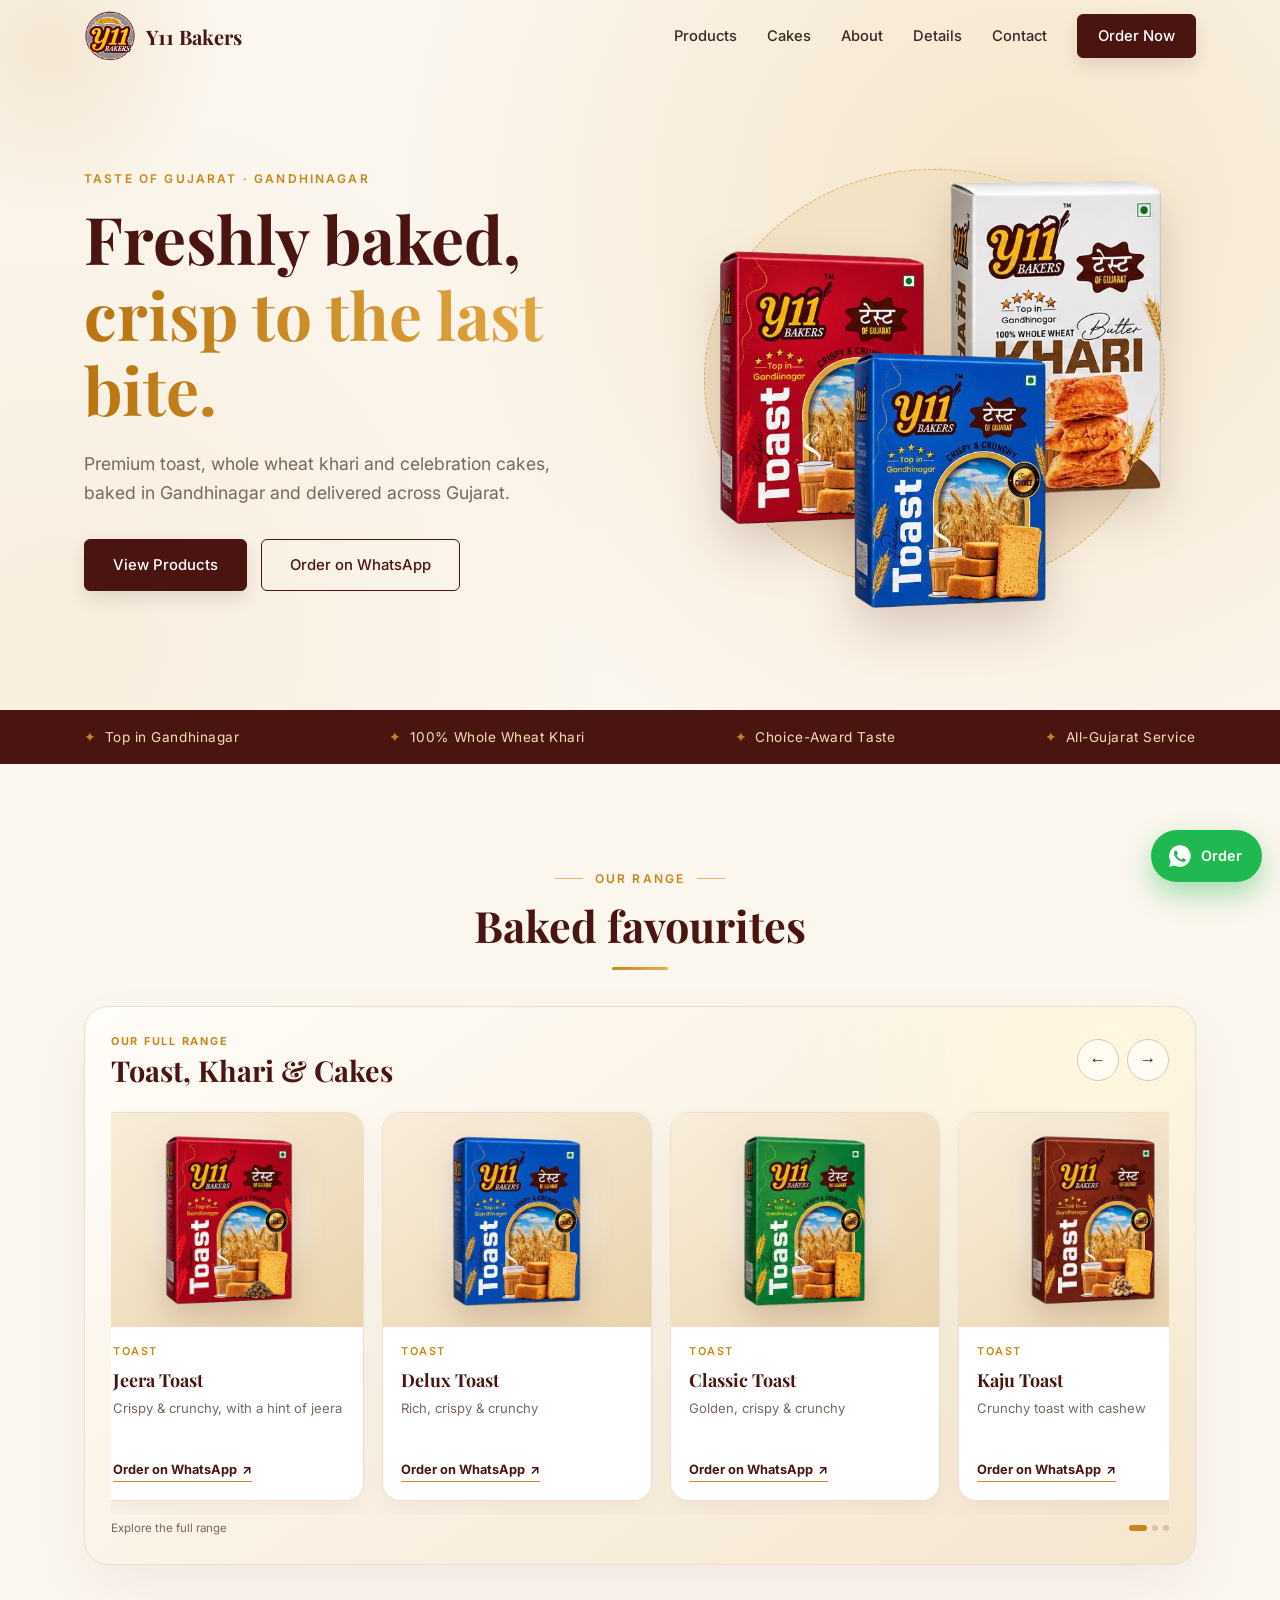
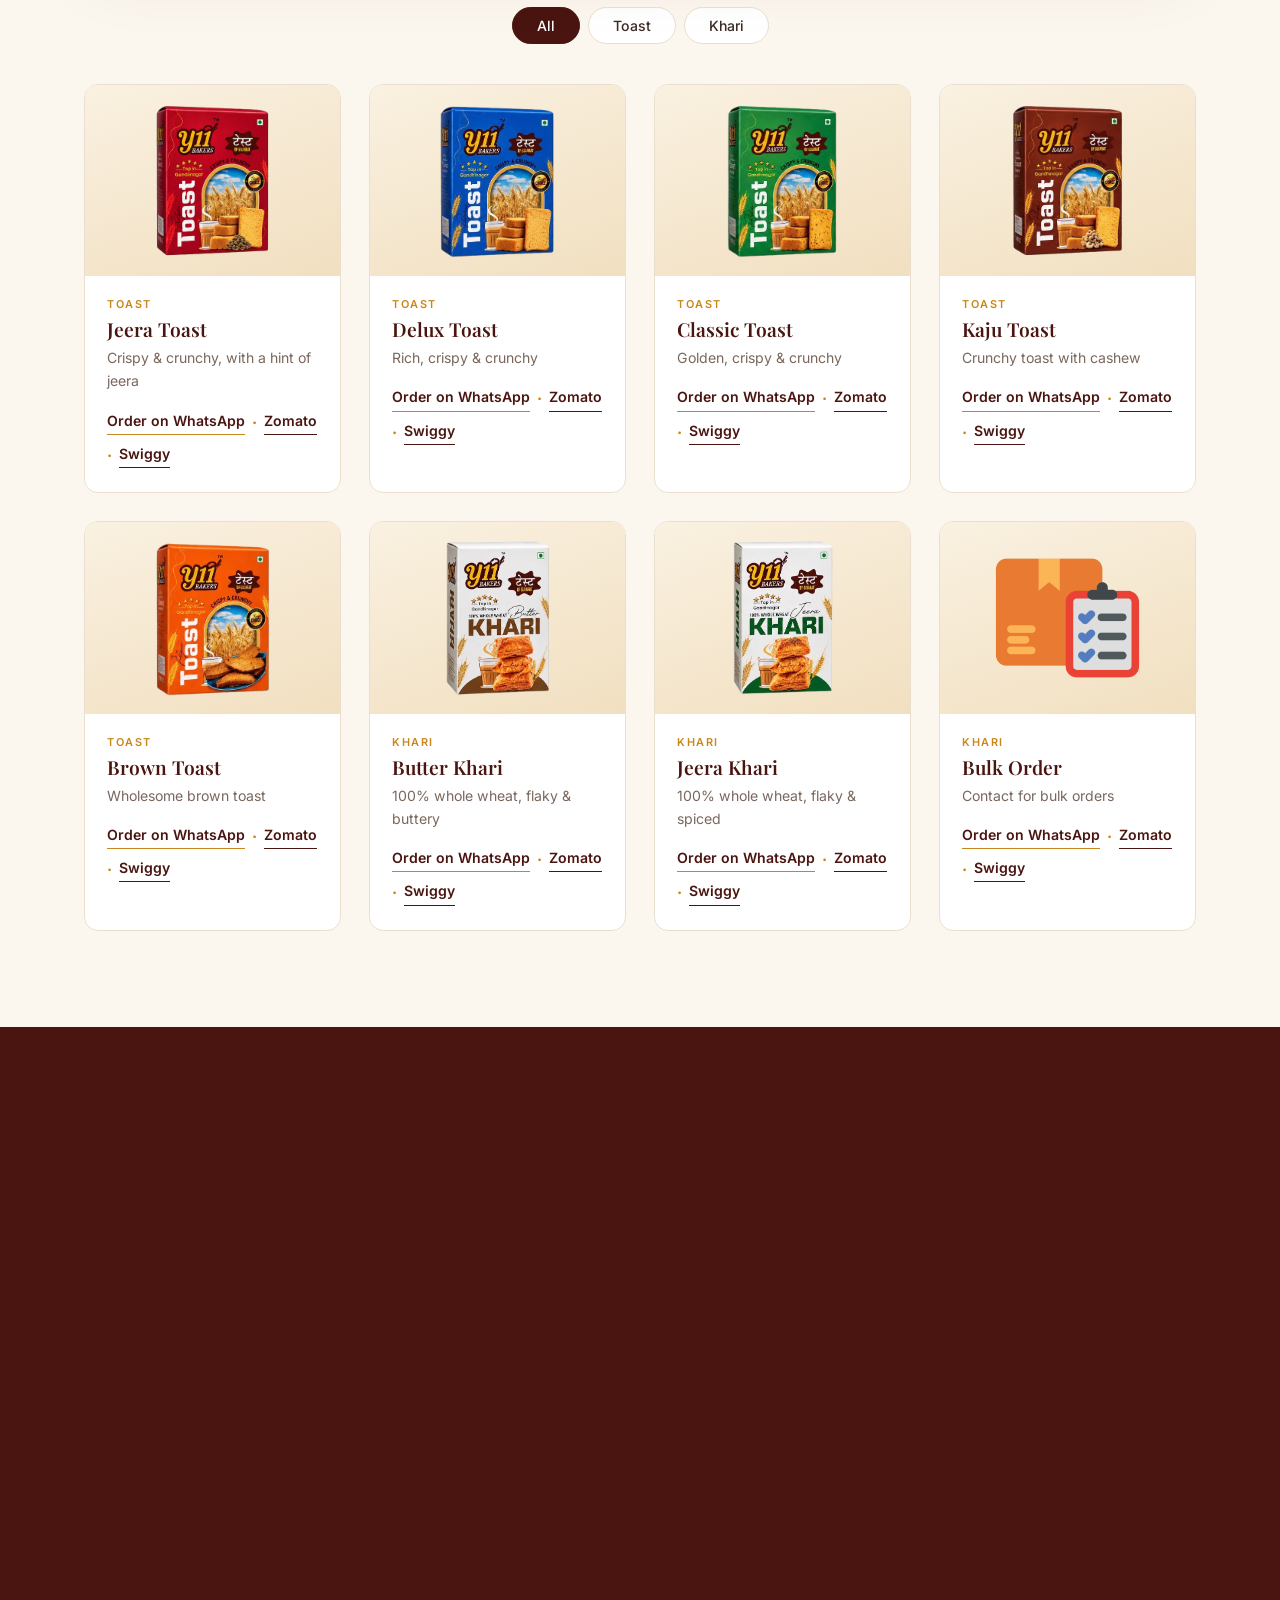
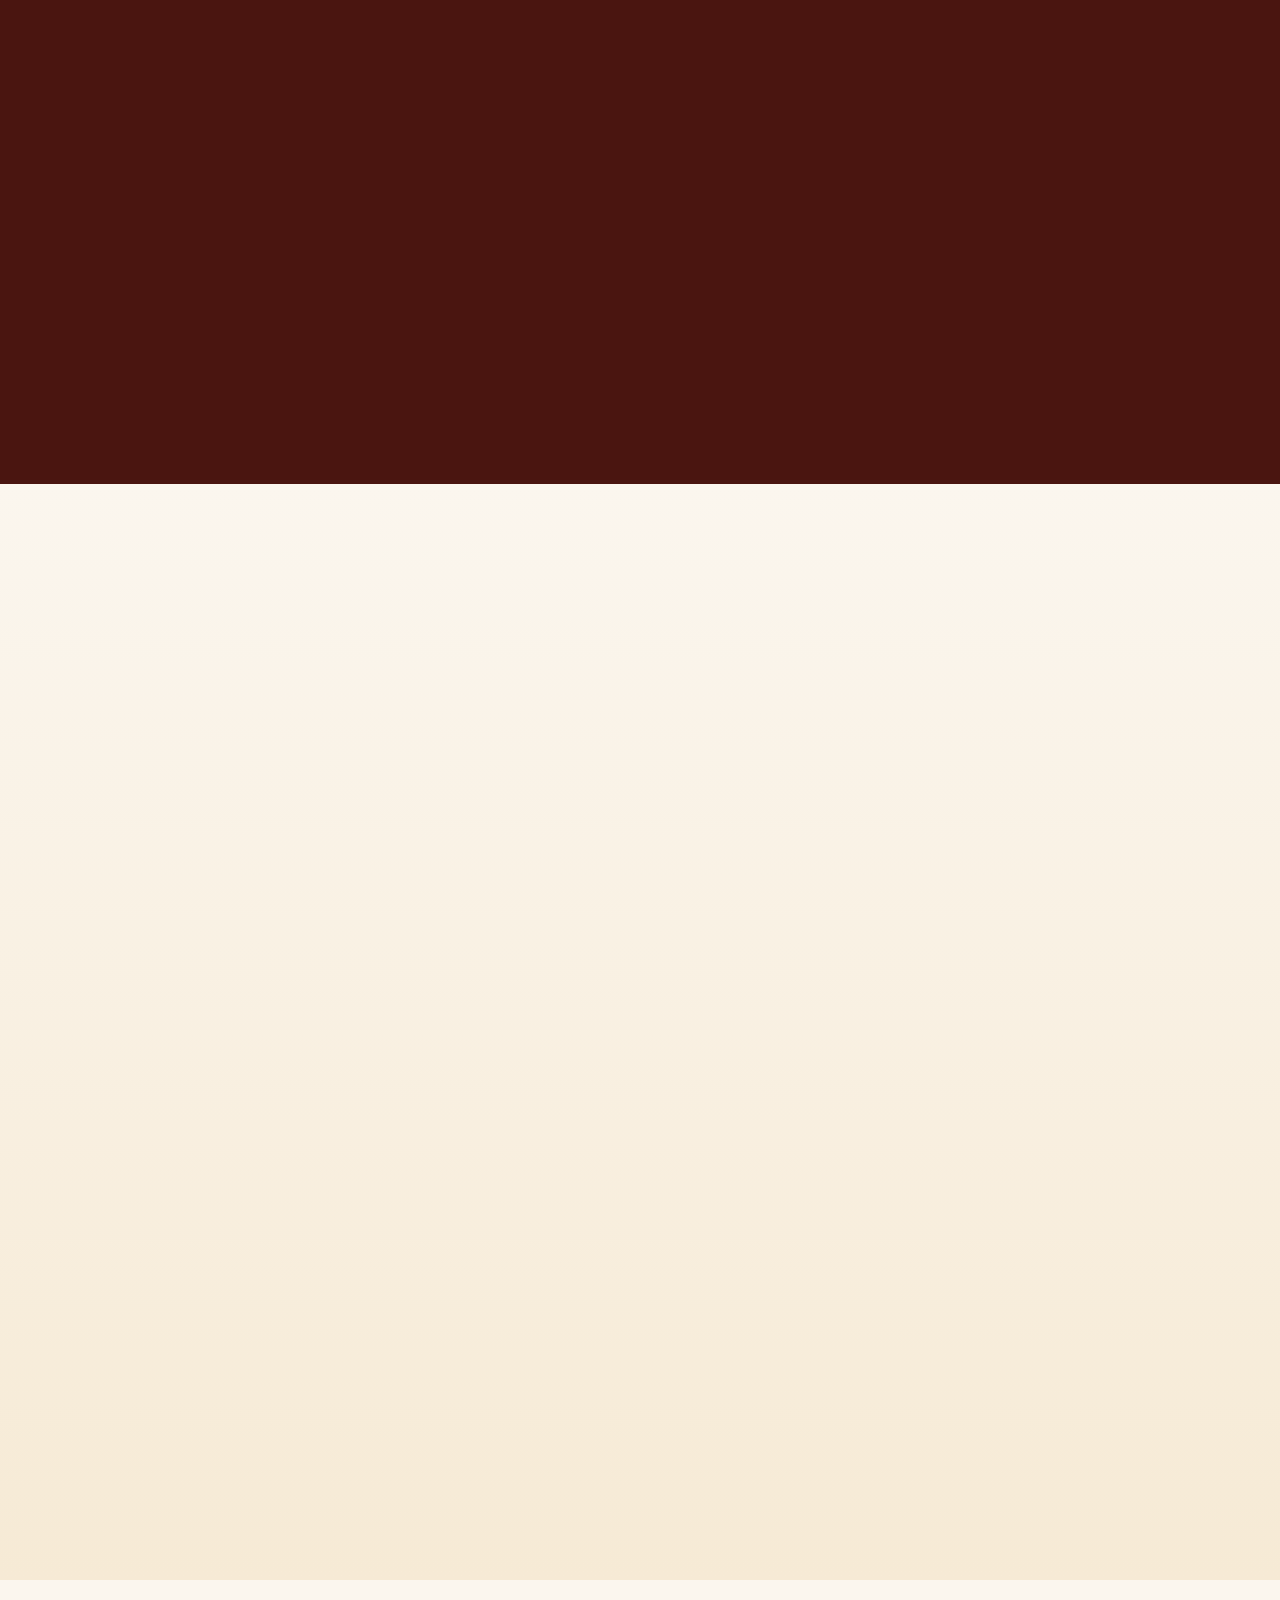
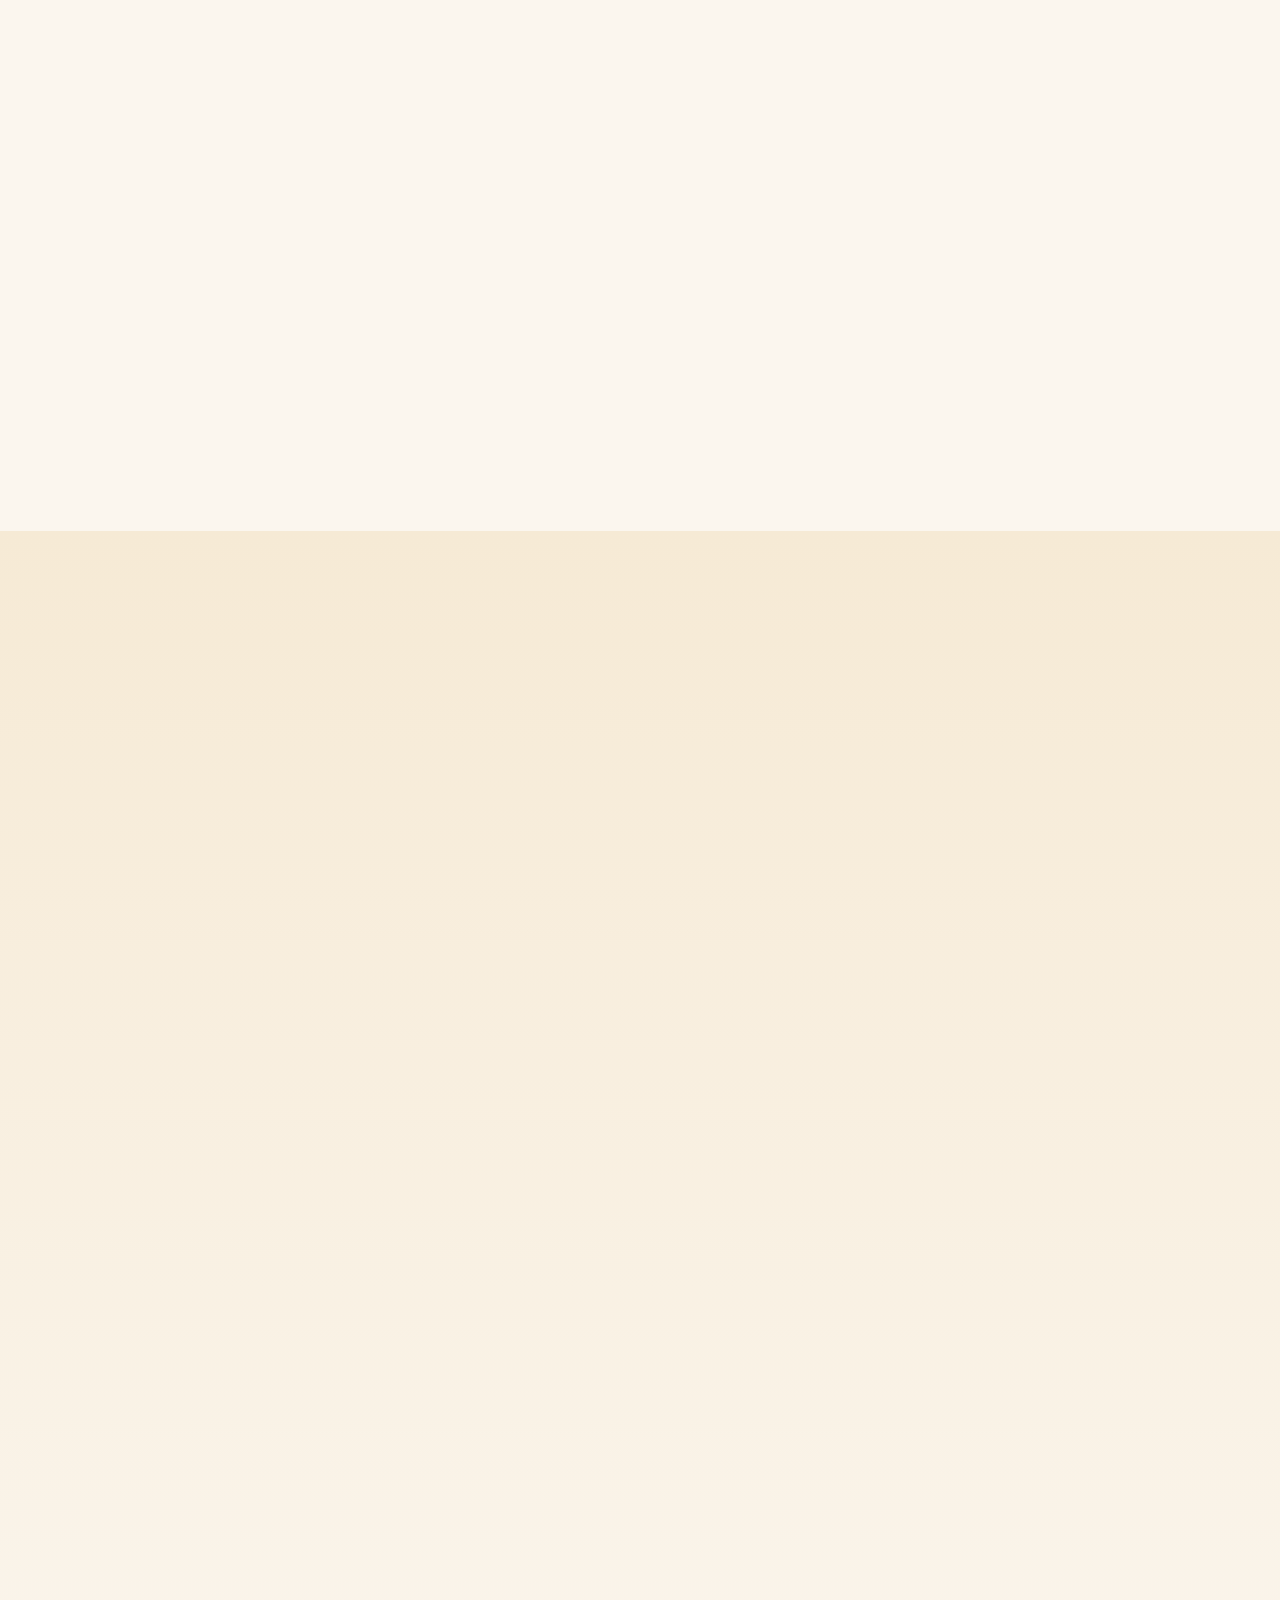
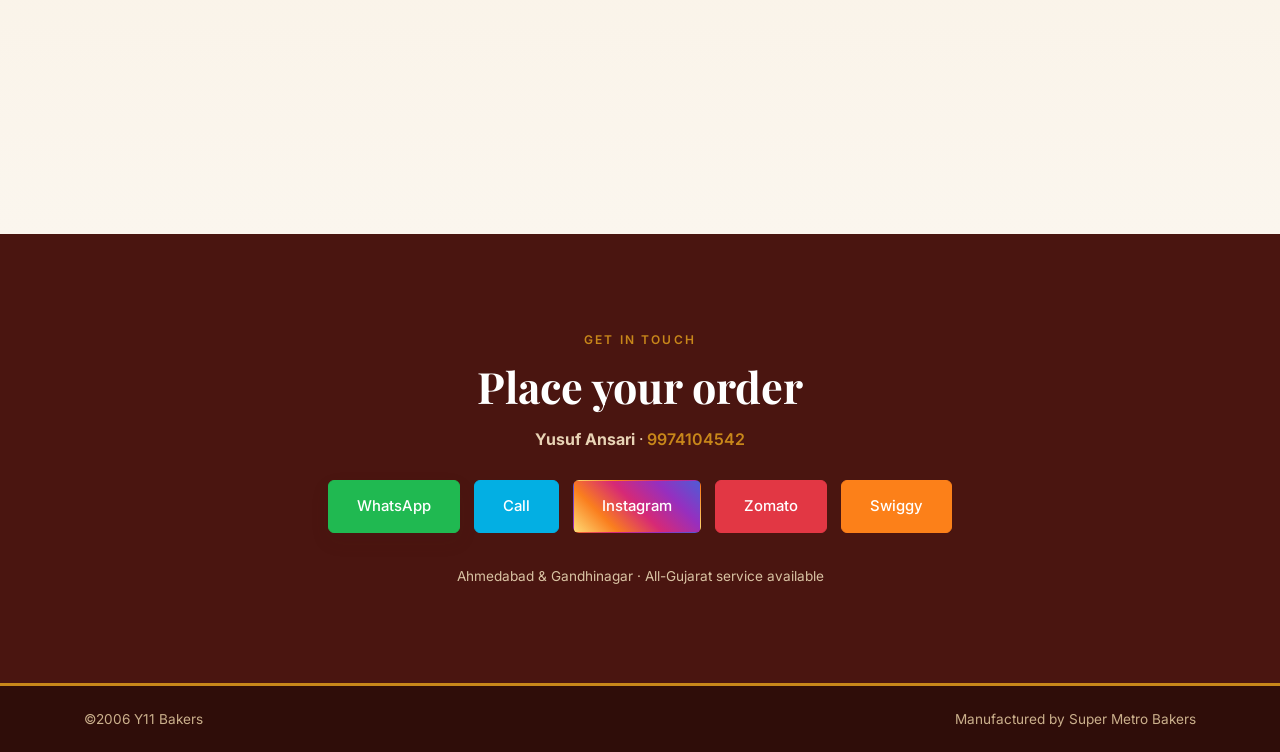
<file: index.html>
<!DOCTYPE html>
<html lang="en">

<head>
    <meta charset="UTF-8">
    <meta name="viewport" content="width=device-width, initial-scale=1">

    <title>Y11 Bakers | Toast, Khari & Cakes in Gandhinagar</title>

    <meta name="description" content="Y11 Bakers – crispy toast, whole wheat khari and celebration cakes. Serving Ahmedabad, Gandhinagar and across Gujarat.">
    <meta name="theme-color" content="#4a1510">
    <!-- GitHub deployment test -->
    <!-- Social sharing -->
    <meta property="og:type" content="website">
    <meta property="og:title" content="Y11 Bakers | Toast, Khari & Cakes in Gandhinagar">
    <meta property="og:description" content="Crispy toast, whole wheat khari and custom celebration cakes. Serving Ahmedabad, Gandhinagar and all of Gujarat.">
    <meta property="og:image" content="images/logo.png">

    <!-- Favicon -->
    <link rel="icon" href="images/logo.png">
    <link rel="preload" as="image" href="images/logo.png">

    <!-- Google Fonts -->
    <link rel="preconnect" href="https://fonts.googleapis.com">
    <link rel="preconnect" href="https://fonts.gstatic.com" crossorigin>
    <link href="https://fonts.googleapis.com/css2?family=Inter:wght@400;500;600&family=Playfair+Display:wght@600;700&display=swap" rel="stylesheet">

    <!-- Main stylesheet -->
    <link rel="stylesheet" href="style.css">

    <!-- Local business data for Google -->
    <script type="application/ld+json">
    {
      "@context": "https://schema.org",
      "@type": "Bakery",
      "name": "Y11 Bakers",
      "image": "images/logo.png",
      "telephone": "+919974104542",
      "address": {
        "@type": "PostalAddress",
        "addressLocality": "Gandhinagar",
        "addressRegion": "Gujarat",
        "addressCountry": "IN"
      },
      "areaServed": ["Gandhinagar", "Ahmedabad", "Gujarat"],
      "sameAs": ["https://www.instagram.com/y11.bakers/"]
    }
    </script>
</head>


<body id="top">

    <!-- =====================================================
         NAVIGATION
    ====================================================== -->

    <header id="nav">
        <div class="wrap bar">

            <a class="brand" href="#top" aria-label="Y11 Bakers home">
                <img src="images/logo.png" alt="Y11 Bakers logo">
                <span>Y11 Bakers</span>
            </a>

            <nav id="mainNav" aria-label="Main navigation">
                <a href="#products">Products</a>
                <a href="#cakes">Cakes</a>
                <a href="#about">About</a>
                <a href="#details">Details</a>
                <a href="#order">Contact</a>

                <a class="btn sm" id="waNav" target="_blank" rel="noopener noreferrer"
                   aria-label="Order Y11 Bakers products on WhatsApp">Order Now</a>
            </nav>

            <button class="burger" id="burger" type="button" aria-label="Open menu"
                    aria-expanded="false" aria-controls="mainNav">
                <span></span><span></span><span></span>
            </button>

        </div>
    </header>


    <main>

        <!-- =================================================
             HERO
        ================================================== -->

        <section class="hero" aria-labelledby="hero-title">
            <div class="wrap hero-grid">

                <div class="hero-text">
                    <p class="eyebrow">Taste of Gujarat · Gandhinagar</p>

                    <h1 id="hero-title">
                        Freshly baked,
                        <span>crisp to the last bite.</span>
                    </h1>

                    <p class="lead">
                        Premium toast, whole wheat khari and
                        celebration cakes, baked in Gandhinagar
                        and delivered across Gujarat.
                    </p>

                    <div class="cta">
                        <a class="btn" href="#products">View Products</a>
                        <a class="btn line" id="waHero" target="_blank" rel="noopener noreferrer">Order on WhatsApp</a>
                    </div>
                </div>

                <div class="hero-art" aria-hidden="true">
                    <div class="ring"></div>
                    <img class="h1i" fetchpriority="high" src="images/toast-red.webp - Edited.png" alt="">
                    <img class="h2i" fetchpriority="high" src="images/khari-butter.webp - Edited.png" alt="">
                    <img class="h3i" fetchpriority="high" src="images/toast-blue.webp - Edited.png" alt="">
                </div>

            </div>
        </section>


        <!-- =================================================
             BRAND HIGHLIGHTS
        ================================================== -->

        <div class="strip" aria-label="Y11 Bakers highlights">
            <div class="wrap">
                <span>Top in Gandhinagar</span>
                <span>100% Whole Wheat Khari</span>
                <span>Choice-Award Taste</span>
                <span>All-Gujarat Service</span>
            </div>
        </div>


        <!-- =================================================
             PRODUCTS
        ================================================== -->

        <section id="products" aria-labelledby="products-title">
            <div class="wrap">

                <div class="head reveal">
                    <p class="eyebrow">Our Range</p>
                    <h2 id="products-title">Baked favourites</h2>
                </div>

                <!-- Featured product carousel -->
                <div class="product-showcase reveal" aria-label="All Y11 Bakers products carousel">
                    <div class="showcase-top">
                        <div>
                            <span class="showcase-kicker">Our full range</span>
                            <h3>Toast, Khari &amp; Cakes</h3>
                        </div>

                        <div class="carousel-controls">
                            <button class="carousel-arrow" id="productPrev" type="button" aria-label="Previous products">&#8592;</button>
                            <button class="carousel-arrow" id="productNext" type="button" aria-label="Next products">&#8594;</button>
                        </div>
                    </div>

                    <div class="product-carousel" id="productCarousel" tabindex="0" aria-label="All toast, khari and cake products"></div>

                    <div class="carousel-footer">
                        <span>Explore the full range</span>
                        <div class="carousel-dots" id="productDots" aria-hidden="true"></div>
                    </div>
                </div>

                <!-- Product filters -->
                <div class="tabs reveal" role="tablist" aria-label="Product categories">
                    <button class="on" type="button" data-f="all" role="tab" aria-selected="true">All</button>
                    <button type="button" data-f="toast" role="tab" aria-selected="false">Toast</button>
                    <button type="button" data-f="khari" role="tab" aria-selected="false">Khari</button>
                </div>

                <!-- Product cards (generated by script.js) -->
                <div class="grid" id="productGrid" aria-live="polite"></div>

            </div>
        </section>


        <!-- =================================================
             CAKES
        ================================================== -->

        <section id="cakes" class="dark" aria-labelledby="cakes-title">
            <div class="wrap">

                <div class="head reveal">
                    <p class="eyebrow">Celebrations</p>
                    <h2 id="cakes-title">Cakes, made to order</h2>
                    <p class="sub">
                        Birthdays, anniversaries and every occasion in between.
                        Every design can be customised on request.
                    </p>
                </div>

                <!-- Cake gallery (generated by script.js) -->
                <div class="grid" id="cakeGrid" aria-live="polite"></div>

            </div>
        </section>


        <!-- =================================================
             CUSTOMIZE CAKE
        ================================================== -->

        <section id="customize" aria-labelledby="custom-title">
            <div class="wrap">

                <div class="head reveal">
                    <p class="eyebrow">Made Just For You</p>
                    <h2 id="custom-title">Customize your cake</h2>
                    <p class="sub">Tell us your idea and we will bake it. Fill in the details and send them to us on WhatsApp. You can share reference photos in the chat.</p>
                </div>

                <form class="cform reveal" id="cakeForm">
                    <label>Your name
                        <input type="text" id="cfName" placeholder="Enter your name" required>
                    </label>
                    <label>Occasion
                        <select id="cfOccasion" required></select>
                    </label>
                    <label>Flavour
                        <select id="cfFlavour" required></select>
                    </label>
                    <label>Weight
                        <select id="cfWeight" required></select>
                    </label>
                    <label>Delivery date
                        <input type="date" id="cfDate" required>
                    </label>
                    <label>Delivery area
                        <input type="text" id="cfArea" placeholder="e.g. Gandhinagar, Ahmedabad">
                    </label>
                    <label class="full">Message on cake
                        <input type="text" id="cfMsg" placeholder="e.g. Happy Birthday Aryan">
                    </label>
                    <label class="full">Design idea / theme
                        <textarea id="cfNotes" rows="4" placeholder="Describe colours, theme, characters or toppers..."></textarea>
                    </label>
                    <label class="check full">
                        <input type="checkbox" id="cfEggless"> Eggless cake
                    </label>
                    <button class="btn full" type="submit">Send Request on WhatsApp</button>
                </form>

            </div>
        </section>


        <!-- =================================================
             ABOUT
        ================================================== -->

        <section id="about" aria-labelledby="about-title">
            <div class="wrap about">

                <div class="reveal">
                    <p class="eyebrow">About Us</p>

                    <h2 id="about-title">Rooted in Gandhinagar, loved across Gujarat</h2>

                    <p class="sub l">
                        Y11 Bakers is known for crunchy toast and flaky whole wheat
                        khari, the ideal companion to a cup of chai. We serve
                        Ahmedabad and Gandhinagar, with all-Gujarat service available.
                    </p>

                    <div class="mfg">
                        <small>Manufactured by</small>
                        <b>Super Metro Bakers</b>
                    </div>
                </div>

                <div class="stats reveal" aria-label="Y11 Bakers statistics">
                    <div><b>100%</b><span>Whole wheat khari</span></div>
                    <div><b>7+</b><span>Flavours</span></div>
                    <div><b>Gujarat</b><span>Wide service</span></div>
                </div>

            </div>
        </section>


        <!-- =================================================
             BUSINESS DETAILS / FACT SHEET
        ================================================== -->

        <section id="details" aria-labelledby="details-title">
            <div class="wrap">

                <div class="head reveal">
                    <p class="eyebrow">Business Details</p>
                    <h2 id="details-title">Company fact sheet</h2>
                    <p class="sub">
                        Registered, GST-verified and manufacturing from Gandhinagar.
                        Everything you need to know before placing a bulk or wholesale order.
                    </p>
                </div>

                <div class="fs-highlights reveal">
                    <div><b>2017</b><span>GST registered</span></div>
                    <div><b>20–35</b><span>Team members</span></div>
                    <div><b>Factory</b><span>Direct manufacturer</span></div>
                </div>

                <div class="factsheet reveal">

                    <div class="fs-top">
                        <div>
                            <small>Registered business</small>
                            <h3>Super Metro Bakers</h3>
                        </div>
                        <span class="fs-verified">✔ GST Registered</span>
                    </div>

                    <dl class="fs-list">
                        <div class="fs-row"><dt>Company CEO</dt><dd>Y Ansari</dd></div>
                        <div class="fs-row"><dt>Registered Address</dt><dd>Gandhinagar, Gujarat</dd></div>
                        <div class="fs-row"><dt>Total Number of Employees</dt><dd>20 to 35 People</dd></div>
                        <div class="fs-row"><dt>GST Registration Date</dt><dd>2017</dd></div>
                        <div class="fs-row"><dt>GST Legal Status</dt><dd>Partnership</dd></div>
                        <div class="fs-row"><dt>GST Nature of Business</dt><dd>Manufacturer</dd></div>
                        <div class="fs-row">
                            <dt>GST Additional NOB</dt>
                            <dd class="fs-chips">
                                <span>Wholesale Business</span>
                                <span>Factory / Manufacturing</span>
                                <span>Retail Business</span>
                            </dd>
                        </div>
                        <div class="fs-row"><dt>GST No.</dt><dd><span class="fs-gst">24CMZPA8083N1Z7</span></dd></div>
                        <div class="fs-row">
                            <dt>Payment Mode</dt>
                            <dd class="fs-chips">
                                <span>Cash</span>
                                <span>Credit Card</span>
                                <span>Cheque</span>
                                <span>Online</span>
                            </dd>
                        </div>
                        <div class="fs-row"><dt>Shipment Mode</dt><dd>By Road</dd></div>
                    </dl>

                </div>

            </div>
        </section>


        <!-- =================================================
             ORDER / CONTACT
        ================================================== -->

        <section id="order" class="dark order" aria-labelledby="order-title">
            <div class="wrap center reveal">

                <p class="eyebrow">Get in Touch</p>
                <h2 id="order-title">Place your order</h2>

                <p class="sub">
                    <b id="cName"></b>
                    ·
                    <a id="cPhone" aria-label="Call Y11 Bakers"></a>
                </p>

                <div class="cta c">
                    <a class="btn" id="waBtn" target="_blank" rel="noopener noreferrer" aria-label="Order Y11 Bakers products on WhatsApp">WhatsApp</a>
                    <a class="btn line light" id="callBtn" aria-label="Call Y11 Bakers">Call</a>
                    <a class="btn line light" id="igBtn" target="_blank" rel="noopener noreferrer" aria-label="Visit Y11 Bakers on Instagram">Instagram</a>
                    <a class="btn line light" id="zomBtn" target="_blank" rel="noopener noreferrer" hidden aria-label="Order Y11 Bakers on Zomato">Zomato</a>
                    <a class="btn line light" id="swiBtn" target="_blank" rel="noopener noreferrer" hidden aria-label="Order Y11 Bakers on Swiggy">Swiggy</a>
                </div>

                <p class="area">Ahmedabad &amp; Gandhinagar · All-Gujarat service available</p>

            </div>
        </section>

    </main>


    <!-- =====================================================
         FOOTER
    ====================================================== -->

    <footer>
        <div class="wrap">
            <span>©2006 Y11 Bakers</span>
            <span>Manufactured by Super Metro Bakers</span>
        </div>
    </footer>


    <!-- =====================================================
         FLOATING UI
    ====================================================== -->

    <div class="progress" id="progress" aria-hidden="true"></div>

    <a class="fab-wa" id="waFab" target="_blank" rel="noopener noreferrer" aria-label="Chat with Y11 Bakers on WhatsApp">
        <svg viewBox="0 0 24 24" width="26" height="26" fill="currentColor" aria-hidden="true">
            <path d="M12 2a10 10 0 0 0-8.6 15.1L2 22l5-1.3A10 10 0 1 0 12 2zm5.2 14.1c-.2.6-1.3 1.2-1.8 1.2-.5.1-1 .2-3.3-.7-2.8-1.2-4.6-4-4.7-4.2-.1-.2-1.1-1.5-1.1-2.8s.7-2 1-2.3c.2-.3.5-.3.7-.3h.5c.2 0 .4 0 .6.5l.8 2c.1.2.1.3 0 .5l-.4.6-.4.4c-.1.2-.3.3-.1.6.2.3.8 1.3 1.7 2.1 1.2 1 2.1 1.3 2.4 1.5.3.1.4.1.6-.1l.8-1c.2-.3.4-.2.6-.1l1.9.9c.3.1.5.2.5.3.1.2.1.8-.2 1.3z"/>
        </svg>
        <span>Order</span>
    </a>

    <button class="to-top" id="toTop" type="button" aria-label="Back to top">↑</button>


    <!-- =====================================================
         JAVASCRIPT
    ====================================================== -->

    <script src="script.js"></script>
    <script>
        /* Mobile menu */
        (function () {
            var header = document.getElementById("nav"),
                nav = document.getElementById("mainNav"),
                btn = document.getElementById("burger");
            function set(open) {
                header.classList.toggle("menu-open", open);
                nav.classList.toggle("open", open);
                btn.setAttribute("aria-expanded", open);
                btn.setAttribute("aria-label", open ? "Close menu" : "Open menu");
            }
            btn.addEventListener("click", function () { set(!nav.classList.contains("open")); });
            nav.addEventListener("click", function (e) { if (e.target.closest("a")) set(false); });
            addEventListener("resize", function () { if (innerWidth > 820) set(false); });
            addEventListener("keydown", function (e) { if (e.key === "Escape") set(false); });
        })();
    </script>

</body>

</html>
</file>
<file: style.css>
/* =========================================================
   1. ROOT & RESET
========================================================= */

:root {
    --bg: #fbf6ee;
    --maroon: #4a1510;
    --maroon-dark: #2f0d09;
    --gold: #c8871a;

    --text: #3b2a24;
    --muted: #7a675d;

    --card: #ffffff;
    --line: #eadfce;
    --cream: #f3e2c4;

    --container: 1160px;
    --radius: 14px;
    --transition: 0.3s ease;
}

* {
    box-sizing: border-box;
    margin: 0;
    padding: 0;
}

/* Bug fix: .btn display was overriding the [hidden] attribute */
[hidden] {
    display: none !important;
}

html {
    scroll-behavior: smooth;
    scrollbar-color: var(--gold) var(--bg);
}

body {
    font-family: Inter, sans-serif;
    font-size: 16px;
    line-height: 1.65;
    color: var(--text);
    background: var(--bg);
    overflow-x: hidden;
}

img {
    display: block;
    max-width: 100%;
}

::selection {
    background: var(--gold);
    color: #fff;
}

:focus-visible {
    outline: 2px solid var(--gold);
    outline-offset: 3px;
    border-radius: 4px;
}


/* =========================================================
   2. GLOBAL TYPOGRAPHY
========================================================= */

h1,
h2,
h3,
.brand {
    font-family: "Playfair Display", serif;
    color: var(--maroon);
    line-height: 1.15;
}

h1 {
    font-size: clamp(2.5rem, 5.2vw, 4.1rem);
    font-weight: 700;
}

h1 span {
    display: block;
    color: var(--gold);
    background: linear-gradient(90deg, #b87512, #e8b04a, #b87512);
    background-size: 200% auto;
    -webkit-background-clip: text;
    background-clip: text;
    -webkit-text-fill-color: transparent;
    animation: shimmer 6s linear infinite;
}

h2 {
    font-size: clamp(1.9rem, 3.5vw, 2.7rem);
}

.eyebrow {
    margin-bottom: 12px;

    font-size: 0.75rem;
    font-weight: 600;
    letter-spacing: 0.18em;
    text-transform: uppercase;

    color: var(--gold);
}

.lead {
    max-width: 480px;
    margin: 22px 0 32px;

    font-size: 1.1rem;
    color: var(--muted);
}


/* =========================================================
   3. CONTAINER
========================================================= */

.wrap {
    width: 100%;
    max-width: var(--container);
    margin: 0 auto;
    padding: 0 24px;
}


/* =========================================================
   4. NAVIGATION
========================================================= */

#nav {
    position: fixed;
    inset: 0 0 auto;

    z-index: 100;

    transition: var(--transition);
}

#nav.s {
    background: #fbf6eef5;
    backdrop-filter: blur(10px);
    border-bottom: 1px solid var(--line);
}

.bar {
    display: flex;
    align-items: center;
    justify-content: space-between;

    height: 72px;
}

.brand {
    display: flex;
    align-items: center;
    gap: 10px;

    font-size: 1.25rem;
    font-weight: 700;
    text-decoration: none;
}

.brand img {
    width: 52px;
    height: 52px;

    border-radius: 50%;
    object-fit: cover;
}

nav {
    display: flex;
    align-items: center;
    gap: 30px;
}

nav a:not(.btn) {
    position: relative;

    font-size: 0.92rem;
    font-weight: 500;

    color: var(--text);
    text-decoration: none;
}

nav a:not(.btn)::after {
    content: "";

    position: absolute;
    left: 0;
    bottom: -4px;

    width: 0;
    height: 2px;

    background: var(--gold);

    transition: var(--transition);
}

nav a:not(.btn):hover::after {
    width: 100%;
}

nav a:not(.btn).active {
    color: var(--gold);
}

nav a:not(.btn).active::after {
    width: 100%;
}


/* =========================================================
   5. BUTTONS
========================================================= */

.btn {
    display: inline-block;

    padding: 13px 28px;

    font-size: 0.93rem;
    font-weight: 500;

    color: #fff;
    background: var(--maroon);

    border: 1.5px solid var(--maroon);
    border-radius: 6px;

    text-decoration: none;
    cursor: pointer;

    box-shadow: 0 8px 18px #4a15101f;

    transition: var(--transition);
}

.btn:hover {
    color: #fff;
    background: var(--gold);
    border-color: var(--gold);

    transform: translateY(-2px);
    box-shadow: 0 14px 26px #c8871a44;
}

.btn:active {
    transform: translateY(0) scale(.98);
}

.btn.sm {
    padding: 9px 20px;
}

.btn.line {
    color: var(--maroon);
    background: transparent;
    box-shadow: none;
}

.btn.line:hover {
    color: #fff;
    background: var(--maroon);
    border-color: var(--maroon);
}

.btn.line.light {
    color: #fff;
    background: transparent;
    border-color: #ffffff66;
}

.btn.line.light:hover {
    color: var(--maroon);
    background: #fff;
    border-color: #fff;
}


/* =========================================================
   6. HERO
========================================================= */

.hero {
    position: relative;
    overflow: hidden;

    padding: 140px 0 90px;

    background:
        radial-gradient(circle at 80% 30%, #f6e6cb, transparent 55%),
        radial-gradient(circle at 5% 90%, #f3e2c466, transparent 40%);
}

.hero::before {
    content: "";
    position: absolute;
    top: -120px;
    left: -120px;
    width: 340px;
    height: 340px;
    border-radius: 50%;
    background: radial-gradient(circle, #c8871a22, transparent 70%);
    pointer-events: none;
}

.hero-grid {
    position: relative;
    display: grid;
    grid-template-columns: 1.05fr 1fr;
    gap: 40px;
    align-items: center;
}

.cta {
    display: flex;
    flex-wrap: wrap;
    gap: 14px;
}

.cta.c {
    justify-content: center;
    margin-top: 28px;
}


/* =========================================================
   7. HERO PRODUCT ART
========================================================= */

.hero-art {
    position: relative;
    height: 480px;
}

.ring {
    position: absolute;
    inset: 6%;

    border: 1px dashed #c8871a88;
    border-radius: 50%;

    background: var(--cream);

    animation: spin 40s linear infinite;
}

.hero-art img {
    position: absolute;

    filter: drop-shadow(0 22px 24px #4a15102e);
}

.h1i {
    width: 41%;
    left: 8%;
    top: 22%;

    animation: float 6s ease-in-out infinite;
}

.h2i {
    width: 42%;
    right: 6%;
    top: 8%;

    animation: float 7s ease-in-out -2s infinite;
}

.h3i {
    width: 38%;
    left: 34%;
    bottom: 2%;

    animation: float 6.5s ease-in-out -4s infinite;
}


/* =========================================================
   8. MAROON INFORMATION STRIP
========================================================= */

.strip {
    color: #f5dfb8;
    background: var(--maroon);

    font-size: 0.85rem;
    letter-spacing: 0.04em;
}

.strip .wrap {
    display: flex;
    justify-content: space-between;
    flex-wrap: wrap;
    gap: 20px;

    padding: 16px 24px;
}

.strip span::before {
    content: "✦";
    margin-right: 8px;
    color: var(--gold);
}


/* =========================================================
   9. SECTIONS
========================================================= */

section {
    padding: 96px 0;
}

/* Skip rendering off-screen sections until needed (faster load) */
#cakes,
#customize,
#about,
#details {
    content-visibility: auto;
    contain-intrinsic-size: auto 800px;
}

.head {
    margin-bottom: 36px;
    text-align: center;
}

.head .eyebrow {
    display: inline-flex;
    align-items: center;
    gap: 12px;
}

.head .eyebrow::before,
.head .eyebrow::after {
    content: "";
    width: 28px;
    height: 1px;
    background: currentColor;
    opacity: .6;
}

.head h2::after {
    content: "";
    display: block;
    width: 56px;
    height: 3px;
    margin: 16px auto 0;
    border-radius: 3px;
    background: linear-gradient(90deg, var(--gold), #e8b04a);
}

.sub {
    max-width: 560px;
    margin: 14px auto 0;

    color: var(--muted);
}

.sub.l {
    margin: 18px 0 0;
}

.center {
    text-align: center;
}


/* =========================================================
   10. DARK SECTIONS
========================================================= */

.dark {
    background: var(--maroon);
}

.dark h2 {
    color: #fff;
}

.dark .sub {
    color: #e8d3b5;
}


/* =========================================================
   11. CATEGORY TABS
========================================================= */

.tabs {
    display: flex;
    justify-content: center;
    flex-wrap: wrap;
    gap: 8px;

    margin-bottom: 40px;
}

.tabs button {
    padding: 9px 24px;

    font-family: Inter, sans-serif;
    font-size: 0.88rem;
    font-weight: 500;

    color: var(--text);
    background: #fff;

    border: 1px solid var(--line);
    border-radius: 30px;

    cursor: pointer;

    transition: var(--transition);
}

.tabs button:hover,
.tabs .on {
    color: #fff;
    background: var(--maroon);
    border-color: var(--maroon);
}


/* =========================================================
   12. PRODUCT GRID
========================================================= */

.grid {
    display: grid;

    grid-template-columns: repeat(auto-fill, minmax(250px, 1fr));

    gap: 28px;
}


/* =========================================================
   13. PRODUCT CARD
========================================================= */

.card {
    position: relative;
    display: flex;
    flex-direction: column;

    overflow: hidden;

    background: var(--card);

    border: 1px solid var(--line);
    border-radius: var(--radius);

    transition:
        transform 0.4s ease,
        box-shadow 0.4s ease,
        border-color 0.4s ease;

    animation: rise 0.6s both;
}

.card::after {
    content: "";
    position: absolute;
    left: 0;
    right: 0;
    bottom: 0;
    height: 3px;
    background: linear-gradient(90deg, var(--gold), #e8b04a);
    transform: scaleX(0);
    transform-origin: left;
    transition: transform .45s ease;
}

.card:hover::after {
    transform: scaleX(1);
}

.card:hover {
    transform: translateY(-8px);
    border-color: #e3c994;

    box-shadow: 0 24px 40px #4a151018;
}


/* =========================================================
   14. PRODUCT IMAGE AREA
========================================================= */

.im {
    position: relative;

    width: 100%;
    aspect-ratio: 4 / 3;

    display: flex;
    align-items: center;
    justify-content: center;

    padding: 18px 24px;

    background: linear-gradient(160deg, #faf1e1, #f1dfc0);

    overflow: hidden;

    cursor: zoom-in;
    touch-action: manipulation;
}

.im img {
    width: 100%;
    height: 100%;

    max-width: 100%;
    max-height: 100%;

    object-fit: contain;
    object-position: center;

    transition: transform 0.6s ease;
}

.card:hover .im img {
    transform: scale(1.04);
}


/* =========================================================
   15. PRODUCT INFORMATION
========================================================= */

.info {
    padding: 20px 22px 24px;
}

.badge {
    display: block;

    margin-bottom: 4px;

    font-size: 0.68rem;
    font-weight: 600;
    letter-spacing: 0.14em;
    text-transform: uppercase;

    color: var(--gold);
}

.info h3 {
    margin: 4px 0 6px;

    font-family: "Playfair Display", serif;
    font-size: 1.2rem;
    font-weight: 600;

    color: var(--maroon);
}

.info p {
    margin-bottom: 16px;

    font-size: 0.88rem;
    color: var(--muted);
}

.order-links {
    display: flex;
    align-items: center;
    flex-wrap: wrap;
    gap: 7px;
}

.info a {
    display: inline-block;

    padding-bottom: 2px;

    font-size: 0.88rem;
    font-weight: 600;

    color: var(--maroon);
    text-decoration: none;

    border-bottom: 1.5px solid var(--gold);

    transition: var(--transition);
}

.info a:hover {
    color: var(--gold);
}

.order-sep {
    color: var(--gold);
    font-weight: 700;
}

.market-link {
    border-bottom: 1px solid currentColor !important;
}

.dark .order-sep {
    color: #e8c47d;
}


/* =========================================================
   16. DARK PRODUCT CARDS
========================================================= */

.dark .card {
    background: #5a2018;
    border-color: #ffffff1a;
}

.dark .im {
    background: #3f120d;
}

.dark .info h3 {
    color: #fff;
}

.dark .info p {
    color: #e0c9a8;
}

.dark .info a {
    color: #fff;
}


/* =========================================================
   17. ABOUT SECTION
========================================================= */

.about {
    display: grid;

    grid-template-columns: 1.2fr 1fr;
    gap: 64px;

    align-items: center;
}

.about h2 {
    max-width: 520px;
}


/* =========================================================
   18. STATS
========================================================= */

.stats {
    display: grid;

    border-left: 2px solid var(--gold);
}

.stats div {
    padding: 20px 28px;

    border-bottom: 1px solid var(--line);
}

.stats div:last-child {
    border-bottom: 0;
}

.stats b {
    display: block;

    font-family: "Playfair Display", serif;
    font-size: 2rem;
    font-weight: 700;

    color: var(--maroon);
}

.stats span {
    font-size: 0.9rem;
    color: var(--muted);
}


/* =========================================================
   19. MANUFACTURER BOX
========================================================= */

.mfg {
    display: inline-block;

    margin-top: 28px;
    padding: 16px 22px;

    background: #fff;

    border: 1px solid var(--line);
    border-left: 3px solid var(--gold);
    border-radius: 8px;
}

.mfg small {
    display: block;

    font-size: 0.7rem;
    letter-spacing: 0.16em;
    text-transform: uppercase;

    color: var(--muted);
}

.mfg b {
    font-family: "Playfair Display", serif;
    font-size: 1.25rem;
    font-weight: 700;

    color: var(--maroon);
}


/* =========================================================
   20. ORDER SECTION
========================================================= */

.order .sub a {
    color: var(--gold);
    font-weight: 600;
    text-decoration: none;
}

.order .btn {
    background: var(--gold);
    border-color: var(--gold);
}

.order .btn:hover {
    color: var(--maroon);
    background: #fff;
}

.order .btn.line {
    background: transparent;
    border-color: #ffffff66;
}

.area {
    margin-top: 32px;

    font-size: 0.85rem;
    color: #d9c3a3;
}

/* Platform contact buttons (all screen sizes) */
.cta.c .btn:nth-child(1) { background: #20b951; border-color: #20b951; }
.cta.c .btn:nth-child(1):hover { background: #1a9b44; border-color: #1a9b44; color: #fff; }

.cta.c .btn:nth-child(2) { background: #03afe3; border-color: #03afe3; }
.cta.c .btn:nth-child(2):hover { background: #089ac6; border-color: #089ac6; color: #fff; }

.cta.c .btn:nth-child(3) {
    background: linear-gradient(45deg, #feda75, #fa7e1e, #d62976, #962fbf, #4f5bd5);
    border-color: transparent;
}
.cta.c .btn:nth-child(3):hover { filter: brightness(1.1); color: #fff; }

.cta.c .btn:nth-child(4) { background: #e23744; border-color: #e23744; }
.cta.c .btn:nth-child(4):hover { background: #c91f2d; border-color: #c91f2d; color: #fff; }

.cta.c .btn:nth-child(5) { background: #fc8019; border-color: #fc8019; }
.cta.c .btn:nth-child(5):hover { background: #e66f0b; border-color: #e66f0b; color: #fff; }


/* =========================================================
   21. FOOTER
========================================================= */

footer {
    color: #cbb08c;
    background: var(--maroon-dark);
    border-top: 3px solid var(--gold);

    font-size: 0.85rem;
}

footer .wrap {
    display: flex;
    justify-content: space-between;
    gap: 20px;

    padding: 22px 24px;
}


/* =========================================================
   22. SCROLL REVEAL
========================================================= */

.reveal {
    opacity: 0;

    transform: translateY(30px);

    transition:
        opacity 0.9s ease,
        transform 0.9s cubic-bezier(0.2, 0.8, 0.2, 1);
}

.reveal.in {
    opacity: 1;
    transform: none;
}


/* =========================================================
   23. ANIMATIONS
========================================================= */

@keyframes float {
    50% {
        transform: translateY(-14px);
    }
}

@keyframes spin {
    to {
        transform: rotate(360deg);
    }
}

@keyframes rise {
    from {
        opacity: 0;
        transform: translateY(24px);
    }
}

@keyframes pop {
    from {
        opacity: 0;
        transform: translateY(15px);
    }

    to {
        opacity: 1;
        transform: translateY(0);
    }
}

@keyframes shimmer {
    to {
        background-position: 200% center;
    }
}

@keyframes fabPulse {
    0%   { box-shadow: 0 12px 28px #20b95166, 0 0 0 0 #20b95166; }
    70%  { box-shadow: 0 12px 28px #20b95166, 0 0 0 16px #20b95100; }
    100% { box-shadow: 0 12px 28px #20b95166, 0 0 0 0 #20b95100; }
}


/* =========================================================
   24. CAKE CUTOUTS
========================================================= */

#cakeGrid .im {
    aspect-ratio: 4/5;
    padding: 0;
    background: #3a0f0a;
}

#cakeGrid .im img {
    width: 100%;
    height: 100%;
    max-width: none;
    max-height: none;
    object-fit: cover;
    object-position: center 45%;
    filter: none;
}

#cakeGrid .card:hover .im img {
    transform: scale(1.08);
}


/* =========================================================
   25. CUSTOMIZE CAKE FORM
========================================================= */

#customize {
    background: linear-gradient(180deg, var(--bg), #f6ead5);
}

.cform {
    max-width: 820px;
    margin: 0 auto;
    display: grid;
    grid-template-columns: 1fr 1fr;
    gap: 20px;
    padding: 36px;
    background: #fff;
    border: 1px solid var(--line);
    border-radius: var(--radius);
    box-shadow: 0 24px 50px #4a15100f;
}

.cform label {
    display: flex;
    flex-direction: column;
    gap: 6px;
    font-size: .82rem;
    font-weight: 600;
    color: var(--maroon);
}

.cform .full {
    grid-column: 1/-1;
}

.cform input,
.cform select,
.cform textarea {
    width: 100%;
    padding: 12px 14px;
    font: 400 .95rem Inter, sans-serif;
    color: var(--text);
    background: var(--bg);
    border: 1px solid var(--line);
    border-radius: 8px;
    outline: 0;
    transition: var(--transition);
}

.cform input:focus,
.cform select:focus,
.cform textarea:focus {
    border-color: var(--gold);
    box-shadow: 0 0 0 3px #c8871a26;
    background: #fff;
}

.cform textarea {
    resize: vertical;
}

.cform .check {
    flex-direction: row;
    align-items: center;
    gap: 10px;
    font-weight: 500;
    cursor: pointer;
}

.cform .check input {
    width: 18px;
    height: 18px;
    accent-color: var(--maroon);
}

.cform .btn {
    padding: 15px;
    font-size: 1rem;
}


/* =========================================================
   26. BUSINESS DETAILS / FACT SHEET
========================================================= */

#details {
    background: linear-gradient(180deg, #f6ead5, var(--bg));
}

.fs-highlights {
    max-width: 820px;
    margin: 0 auto 28px;
    display: grid;
    grid-template-columns: repeat(3, 1fr);
    gap: 16px;
}

.fs-highlights div {
    padding: 22px 16px;
    text-align: center;
    background: #fff;
    border: 1px solid var(--line);
    border-top: 3px solid var(--gold);
    border-radius: var(--radius);
    transition: transform .35s ease, box-shadow .35s ease;
}

.fs-highlights div:hover {
    transform: translateY(-5px);
    box-shadow: 0 18px 34px #4a15101a;
}

.fs-highlights b {
    display: block;
    font-family: "Playfair Display", serif;
    font-size: 1.7rem;
    color: var(--maroon);
    line-height: 1.2;
}

.fs-highlights span {
    font-size: .82rem;
    color: var(--muted);
}

.factsheet {
    max-width: 820px;
    margin: 0 auto;
    overflow: hidden;
    background: #fff;
    border: 1px solid var(--line);
    border-radius: 20px;
    box-shadow: 0 24px 50px #4a15100f;
}

.fs-top {
    display: flex;
    align-items: center;
    justify-content: space-between;
    gap: 16px;
    flex-wrap: wrap;
    padding: 22px 30px;
    background: linear-gradient(135deg, var(--maroon), var(--maroon-dark));
}

.fs-top small {
    display: block;
    font-size: .68rem;
    font-weight: 600;
    letter-spacing: .16em;
    text-transform: uppercase;
    color: #e8c47d;
}

.fs-top h3 {
    font-size: 1.45rem;
    color: #fff;
}

.fs-verified {
    padding: 7px 16px;
    font-size: .78rem;
    font-weight: 600;
    color: var(--maroon);
    background: var(--cream);
    border: 1px solid #e8c47d;
    border-radius: 30px;
}

.fs-list {
    display: block;
}

.fs-row {
    display: grid;
    grid-template-columns: 38% 1fr;
    gap: 16px;
    align-items: center;
    padding: 17px 30px;
    border-bottom: 1px solid var(--line);
    border-left: 3px solid transparent;
    transition: background .3s ease, border-color .3s ease;
}

.fs-row:last-child {
    border-bottom: 0;
}

.fs-row:hover {
    background: #fdf8ef;
    border-left-color: var(--gold);
}

.fs-row dt {
    font-size: .9rem;
    font-weight: 500;
    color: var(--muted);
}

.fs-row dd {
    font-size: .98rem;
    font-weight: 600;
    color: var(--maroon);
}

.fs-chips {
    display: flex;
    flex-wrap: wrap;
    gap: 8px;
}

.fs-chips span {
    padding: 5px 14px;
    font-size: .8rem;
    font-weight: 500;
    color: var(--maroon);
    background: var(--bg);
    border: 1px solid var(--line);
    border-radius: 30px;
}

.fs-gst {
    display: inline-block;
    padding: 5px 14px;
    font-family: ui-monospace, Consolas, monospace;
    font-size: .92rem;
    letter-spacing: .08em;
    color: var(--maroon);
    background: var(--cream);
    border: 1px dashed var(--gold);
    border-radius: 8px;
}


/* =========================================================
   27. IMAGE PREVIEW (click to zoom)
========================================================= */

.image-preview {
    position: fixed;
    inset: 0;
    z-index: 1000;
    display: grid;
    place-items: center;
    padding: 24px;
    visibility: hidden;
    opacity: 0;
    pointer-events: none;
    transition: opacity .28s ease, visibility .28s ease;
}

.image-preview.show {
    visibility: visible;
    opacity: 1;
    pointer-events: auto;
}

.image-preview-backdrop {
    position: absolute;
    inset: 0;
    background: #170806b8;
    backdrop-filter: blur(12px);
    -webkit-backdrop-filter: blur(12px);
}

.image-preview-card {
    position: relative;
    width: min(88vw, 720px);
    max-height: 90vh;
    padding: 18px;
    border: 1px solid #ffffff26;
    border-radius: 24px;
    background: linear-gradient(145deg, #fffaf2, #f3dfbd);
    box-shadow: 0 35px 90px #00000055;
    transform: translateY(24px) scale(.92);
    transition: transform .42s cubic-bezier(.2,.8,.2,1);
    overflow: hidden;
}

.image-preview.show .image-preview-card {
    transform: translateY(0) scale(1);
}

.image-preview-image-wrap {
    display: grid;
    place-items: center;
    min-height: 280px;
    max-height: 76vh;
    border-radius: 16px;
    background: radial-gradient(circle, #fff8ec, #ead5b0);
    overflow: hidden;
}

.image-preview-image {
    width: 100%;
    height: min(68vh, 620px);
    object-fit: contain;
    transform: scale(.96);
    transition: transform .55s cubic-bezier(.2,.8,.2,1);
}

.image-preview.show .image-preview-image {
    transform: scale(1);
}

.image-preview-name {
    padding: 14px 8px 8px;
    color: var(--maroon);
    font-family: "Playfair Display", serif;
    font-size: 1.15rem;
    font-weight: 600;
    text-align: center;
}

.image-preview-close {
    position: absolute;
    top: 28px;
    right: 28px;
    z-index: 2;
    width: 38px;
    height: 38px;
    border: 1px solid #ffffff88;
    border-radius: 50%;
    color: #fff;
    background: #2f0d09cc;
    font-size: 1.5rem;
    line-height: 1;
    cursor: pointer;
    transition: transform .25s ease, background .25s ease;
}

.image-preview-close:hover {
    transform: rotate(90deg) scale(1.05);
    background: var(--maroon);
}


/* =========================================================
   28. FEATURED PRODUCT CAROUSEL
========================================================= */

.product-showcase {
    position: relative;
    margin: 0 0 42px;
    padding: 26px;
    border: 1px solid #eadfce;
    border-radius: 24px;
    background:
        radial-gradient(circle at 92% 8%, #fff7df 0, transparent 28%),
        linear-gradient(145deg, #fffdf9, #f5e6ce);
    box-shadow: 0 24px 60px #4a15100d;
    overflow: hidden;
}

.showcase-top {
    position: relative;
    z-index: 1;
    display: flex;
    align-items: center;
    justify-content: space-between;
    gap: 20px;
    margin-bottom: 20px;
}

.showcase-kicker {
    display: block;
    margin-bottom: 4px;
    color: var(--gold);
    font-size: .68rem;
    font-weight: 700;
    letter-spacing: .16em;
    text-transform: uppercase;
}

.showcase-top h3 {
    color: var(--maroon);
    font-family: "Playfair Display", serif;
    font-size: clamp(1.35rem, 2.5vw, 1.8rem);
}

.carousel-controls {
    display: flex;
    gap: 8px;
}

.carousel-arrow {
    display: grid;
    place-items: center;
    width: 42px;
    height: 42px;
    border: 1px solid #d9c6a9;
    border-radius: 50%;
    color: var(--maroon);
    background: #fffaf2;
    font-size: 1.05rem;
    cursor: pointer;
    transition: transform .25s ease, background .25s ease, color .25s ease;
}

.carousel-arrow:hover {
    color: #fff;
    background: var(--maroon);
    border-color: var(--maroon);
    transform: translateY(-2px);
}

.product-carousel {
    position: relative;
    z-index: 1;
    display: grid;
    grid-auto-flow: column;
    grid-auto-columns: minmax(270px, 31%);
    gap: 18px;
    overflow-x: auto;
    padding: 4px 2px 14px;
    scroll-snap-type: none;
    scroll-behavior: auto;
    scrollbar-width: none;
    overscroll-behavior-inline: contain;
    touch-action: pan-x;
}

.product-carousel::-webkit-scrollbar {
    display: none;
}

.showcase-card {
    min-width: 0;
    overflow: hidden;
    border: 1px solid #eadfce;
    border-radius: 18px;
    background: #fff;
    box-shadow: 0 12px 30px #4a15100b;
    transition: transform .35s ease, box-shadow .35s ease;
}

.showcase-card:hover {
    transform: translateY(-6px);
    box-shadow: 0 20px 40px #4a15101a;
}

.showcase-image {
    aspect-ratio: 1.25 / 1;
    padding: 20px;
    background:
        radial-gradient(circle at 50% 45%, #fffdf7, transparent 55%),
        linear-gradient(145deg, #f9eedb, #ead3ad);
}

.showcase-image img {
    position: relative;
    z-index: 1;
    width: 100%;
    height: 100%;
    object-fit: contain;
    filter: drop-shadow(0 14px 16px #4a15102b);
    transition: transform .55s cubic-bezier(.2,.8,.2,1);
}

.showcase-card:hover .showcase-image img {
    transform: scale(1.08) rotate(-1deg);
}

.showcase-shine {
    position: absolute;
    inset: -40% auto -40% -80%;
    width: 45%;
    transform: rotate(18deg);
    background: linear-gradient(90deg, transparent, #ffffff88, transparent);
    transition: left .8s ease;
    pointer-events: none;
}

.showcase-card:hover .showcase-shine {
    left: 140%;
}

.showcase-info {
    padding: 16px 18px 18px;
}

.showcase-info h4 {
    margin: 3px 0 5px;
    color: var(--maroon);
    font-family: "Playfair Display", serif;
    font-size: 1.12rem;
}

.showcase-info p {
    min-height: 44px;
    margin-bottom: 12px;
    color: var(--muted);
    font-size: .82rem;
    line-height: 1.45;
}

.showcase-info a {
    display: inline-flex;
    align-items: center;
    gap: 5px;
    color: var(--maroon);
    font-size: .8rem;
    font-weight: 700;
    text-decoration: none;
    border-bottom: 1px solid var(--gold);
}

.showcase-info a span {
    transition: transform .2s ease;
}

.showcase-info a:hover span {
    transform: translate(2px, -2px);
}

.carousel-footer {
    position: relative;
    z-index: 1;
    display: flex;
    align-items: center;
    justify-content: space-between;
    gap: 16px;
    margin-top: 4px;
    color: var(--muted);
    font-size: .72rem;
}

.carousel-dots {
    display: flex;
    gap: 5px;
}

.carousel-dots span {
    width: 6px;
    height: 6px;
    border-radius: 50%;
    background: #d8c4a5;
    transition: width .25s ease, background .25s ease;
}

.carousel-dots span.on {
    width: 18px;
    border-radius: 999px;
    background: var(--gold);
}


/* =========================================================
   29. FLOATING UI (progress bar, WhatsApp, back to top)
========================================================= */

.progress {
    position: fixed;
    top: 0;
    left: 0;
    width: 100%;
    height: 3px;
    z-index: 200;
    background: linear-gradient(90deg, var(--gold), #e8b04a);
    transform: scaleX(0);
    transform-origin: left;
    pointer-events: none;
}

.fab-wa {
    position: fixed;
    right: 18px;
    bottom: 18px;
    z-index: 150;
    display: inline-flex;
    align-items: center;
    gap: 8px;
    padding: 13px 20px 13px 16px;
    color: #fff;
    font-size: .9rem;
    font-weight: 600;
    text-decoration: none;
    background: #20b951;
    border-radius: 40px;
    box-shadow: 0 12px 28px #20b95166;
    transition: transform .3s ease;
    animation: fabPulse 2.8s ease-out infinite;
}

.fab-wa:hover {
    transform: translateY(-3px);
}

.to-top {
    position: fixed;
    right: 22px;
    bottom: 84px;
    z-index: 150;
    width: 44px;
    height: 44px;
    font-size: 1.15rem;
    color: var(--maroon);
    background: #fffaf2;
    border: 1px solid #d9c6a9;
    border-radius: 50%;
    cursor: pointer;
    opacity: 0;
    visibility: hidden;
    transform: translateY(12px);
    transition: opacity .3s, transform .3s, visibility .3s, background .3s, color .3s;
}

.to-top.show {
    opacity: 1;
    visibility: visible;
    transform: none;
}

.to-top:hover {
    color: #fff;
    background: var(--maroon);
}


/* =========================================================
   30. MOBILE MENU BASE
========================================================= */

.burger {
    display: none;
}

section {
    scroll-margin-top: 72px;
}

a,
button {
    -webkit-tap-highlight-color: transparent;
}


/* =========================================================
   31. TABLET (max 820px)
========================================================= */

@media (max-width: 820px) {

    .hero-grid,
    .about {
        grid-template-columns: 1fr;
        gap: 30px;
    }

    section {
        padding: 70px 0;
    }

    .grid {
        grid-template-columns: repeat(2, minmax(0, 1fr));
    }

    .product-showcase {
        padding: 20px;
    }

    .product-carousel {
        grid-auto-columns: minmax(260px, 44%);
    }

    /* Always-visible solid header */
    #nav {
        background: #fbf6eef7;
        backdrop-filter: blur(10px);
        -webkit-backdrop-filter: blur(10px);
        border-bottom: 1px solid var(--line);
    }

    .bar { height: 64px; }
    .brand { font-size: 1.15rem; }
    .brand img { width: 44px; height: 44px; }

    /* Hamburger */
    .burger {
        display: flex;
        flex-direction: column;
        justify-content: center;
        gap: 5px;
        width: 44px;
        height: 44px;
        padding: 0 11px;
        background: none;
        border: 0;
        cursor: pointer;
    }

    .burger span {
        display: block;
        height: 2px;
        width: 100%;
        background: var(--maroon);
        border-radius: 2px;
        transition: transform .3s, opacity .3s;
    }

    #nav.menu-open .burger span:nth-child(1) { transform: translateY(7px) rotate(45deg); }
    #nav.menu-open .burger span:nth-child(2) { opacity: 0; }
    #nav.menu-open .burger span:nth-child(3) { transform: translateY(-7px) rotate(-45deg); }

    /* Slide-down menu */
    nav {
        position: absolute;
        top: 100%;
        left: 0;
        right: 0;
        flex-direction: column;
        align-items: stretch;
        gap: 0;
        padding: 6px 24px 22px;
        background: #fbf6ee;
        border-bottom: 1px solid var(--line);
        box-shadow: 0 18px 30px #4a15101a;
        opacity: 0;
        visibility: hidden;
        transform: translateY(-10px);
        transition: opacity .3s, transform .3s, visibility .3s;
    }

    nav.open {
        opacity: 1;
        visibility: visible;
        transform: none;
    }

    nav a:not(.btn) {
        display: block;
        padding: 15px 2px;
        font-size: 1rem;
        border-bottom: 1px solid var(--line);
    }

    nav a:not(.btn)::after { display: none; }
    nav .btn.sm { margin-top: 16px; padding: 14px; text-align: center; }

    /* Layout */
    .hero { padding: 96px 0 56px; }
    .hero-text { text-align: center; }
    .lead { margin-left: auto; margin-right: auto; }
    .hero .cta { justify-content: center; }
    .hero-art { height: 320px; max-width: 420px; margin: 0 auto; width: 100%; }

    .strip .wrap {
        display: grid;
        grid-template-columns: 1fr 1fr;
        gap: 8px 14px;
        text-align: center;
        padding: 14px 18px;
        font-size: 0.78rem;
    }

    .head { margin-bottom: 28px; }
    .about { gap: 28px; }
    .about .reveal { text-align: center; }
    .about h2 { margin-left: auto; margin-right: auto; }
    .sub.l { margin-left: auto; margin-right: auto; }

    .stats {
        grid-template-columns: repeat(3, 1fr);
        border-left: 0;
        border-top: 2px solid var(--gold);
    }

    .stats div {
        padding: 16px 8px;
        text-align: center;
        border-bottom: 0;
        border-right: 1px solid var(--line);
    }

    .stats div:last-child { border-right: 0; }
    .stats b { font-size: 1.35rem; }
    .stats span { font-size: .78rem; display: block; line-height: 1.3; }
}


/* =========================================================
   32. MOBILE (max 560px)
========================================================= */

@media (max-width: 560px) {

    .wrap { padding: 0 18px; }

    section { padding: 56px 0; }
    h1 { font-size: 2.2rem; }
    .hero .cta .btn { flex: 1 1 100%; text-align: center; }
    .hero-art { height: 290px; }

    /* Two-column product & cake grids */
    .grid { grid-template-columns: repeat(2, minmax(0, 1fr)); gap: 14px; }
    .card { border-radius: 12px; }
    .card:hover { transform: none; }
    .im { aspect-ratio: 4 / 3; padding: 12px 14px; }
    #cakeGrid .im { padding: 0; }
    .info { padding: 12px 12px 16px; }
    .badge { font-size: .6rem; letter-spacing: .1em; }
    .info h3 { font-size: .98rem; line-height: 1.25; }
    .info p { font-size: .78rem; line-height: 1.45; margin-bottom: 10px; }
    .info a { font-size: .74rem; }
    .order-links { gap: 5px; }

    .tabs { gap: 6px; }
    .tabs button { padding: 8px 16px; font-size: 0.8rem; }

    /* Contact buttons */
    .cta.c { gap: 10px; }
    .cta.c .btn { flex: 1 1 calc(50% - 10px); text-align: center; padding: 13px 10px; }
    .mfg { display: block; text-align: left; }

    /* Form: 16px inputs stop iOS zoom */
    .cform { padding: 22px 16px; gap: 16px; }
    .cform input, .cform select, .cform textarea { font-size: 16px; }

    footer .wrap { flex-direction: column; text-align: center; padding: 20px 18px; }

    /* Carousel */
    .product-showcase { margin-bottom: 30px; padding: 16px; border-radius: 20px; }
    .showcase-top { margin-bottom: 14px; }
    .showcase-top h3 { font-size: 1.25rem; }
    .carousel-arrow { width: 38px; height: 38px; }
    .product-carousel { grid-auto-columns: 82%; gap: 12px; }
    .showcase-info { padding: 14px 15px 16px; }
    .showcase-info p { min-height: auto; }

    /* Image preview */
    .image-preview { padding: 16px; }
    .image-preview-card { width: 94vw; padding: 10px; border-radius: 18px; }
    .image-preview-image-wrap { min-height: 240px; }
    .image-preview-image { height: 64vh; }
    .image-preview-close { top: 18px; right: 18px; }

    /* Fact sheet */
    .fs-highlights { gap: 10px; }
    .fs-highlights div { padding: 16px 8px; }
    .fs-highlights b { font-size: 1.15rem; }
    .fs-highlights span { font-size: .7rem; display: block; line-height: 1.3; }
    .fs-top { padding: 18px; }
    .fs-top h3 { font-size: 1.2rem; }
    .fs-row { grid-template-columns: 1fr; gap: 4px; padding: 14px 18px; }
    .fs-row dt { font-size: .74rem; letter-spacing: .08em; text-transform: uppercase; }
    .fs-gst { font-size: .8rem; }

    /* Floating UI */
    .fab-wa { right: 14px; bottom: 14px; padding: 13px 18px 13px 14px; }
    .to-top { right: 18px; bottom: 76px; }
}

@media (max-width: 620px) {
    .cform { grid-template-columns: 1fr; padding: 24px 18px; }
}

@media (max-width: 340px) {
    .grid { grid-template-columns: 1fr; }
}


/* =========================================================
   33. ACCESSIBILITY
========================================================= */

@media (prefers-reduced-motion: reduce) {

    *,
    *::before,
    *::after {
        animation: none !important;
        transition: none !important;
    }

    .reveal {
        opacity: 1;
        transform: none;
    }
}
</file>
